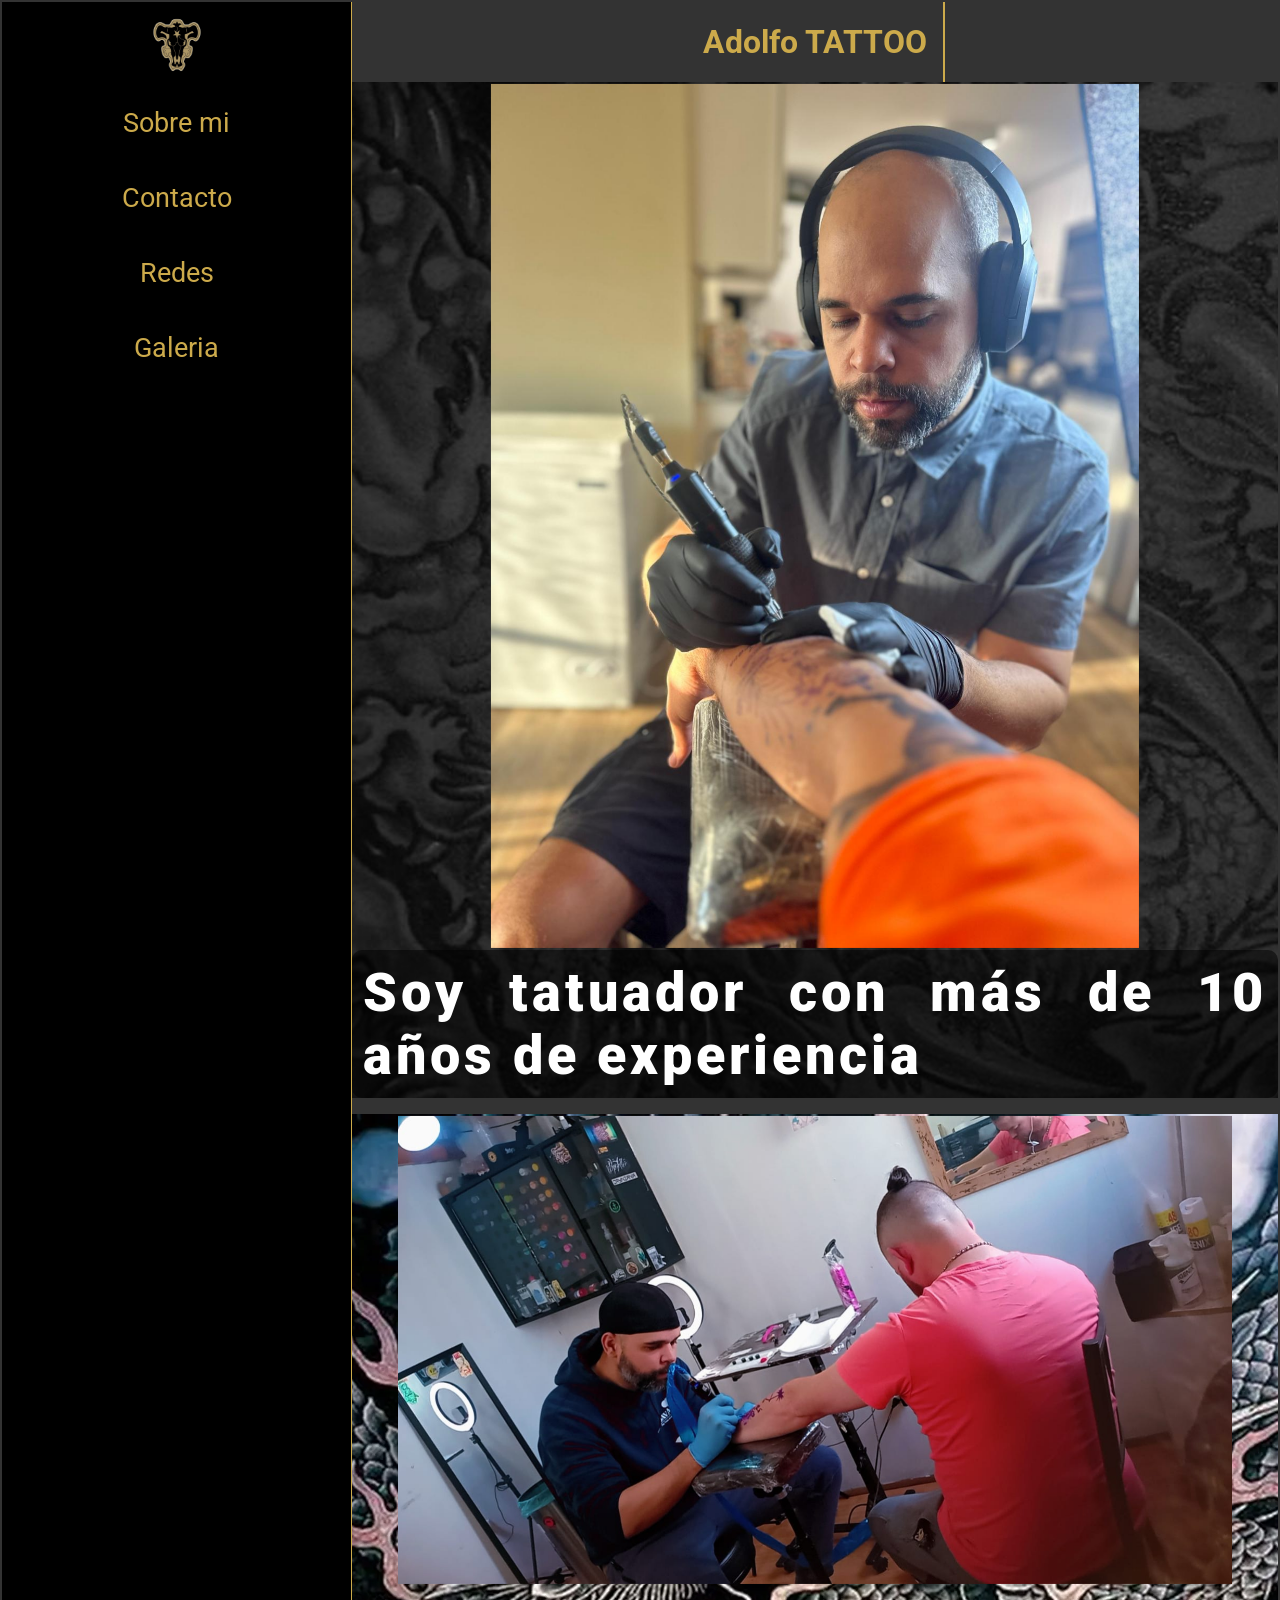
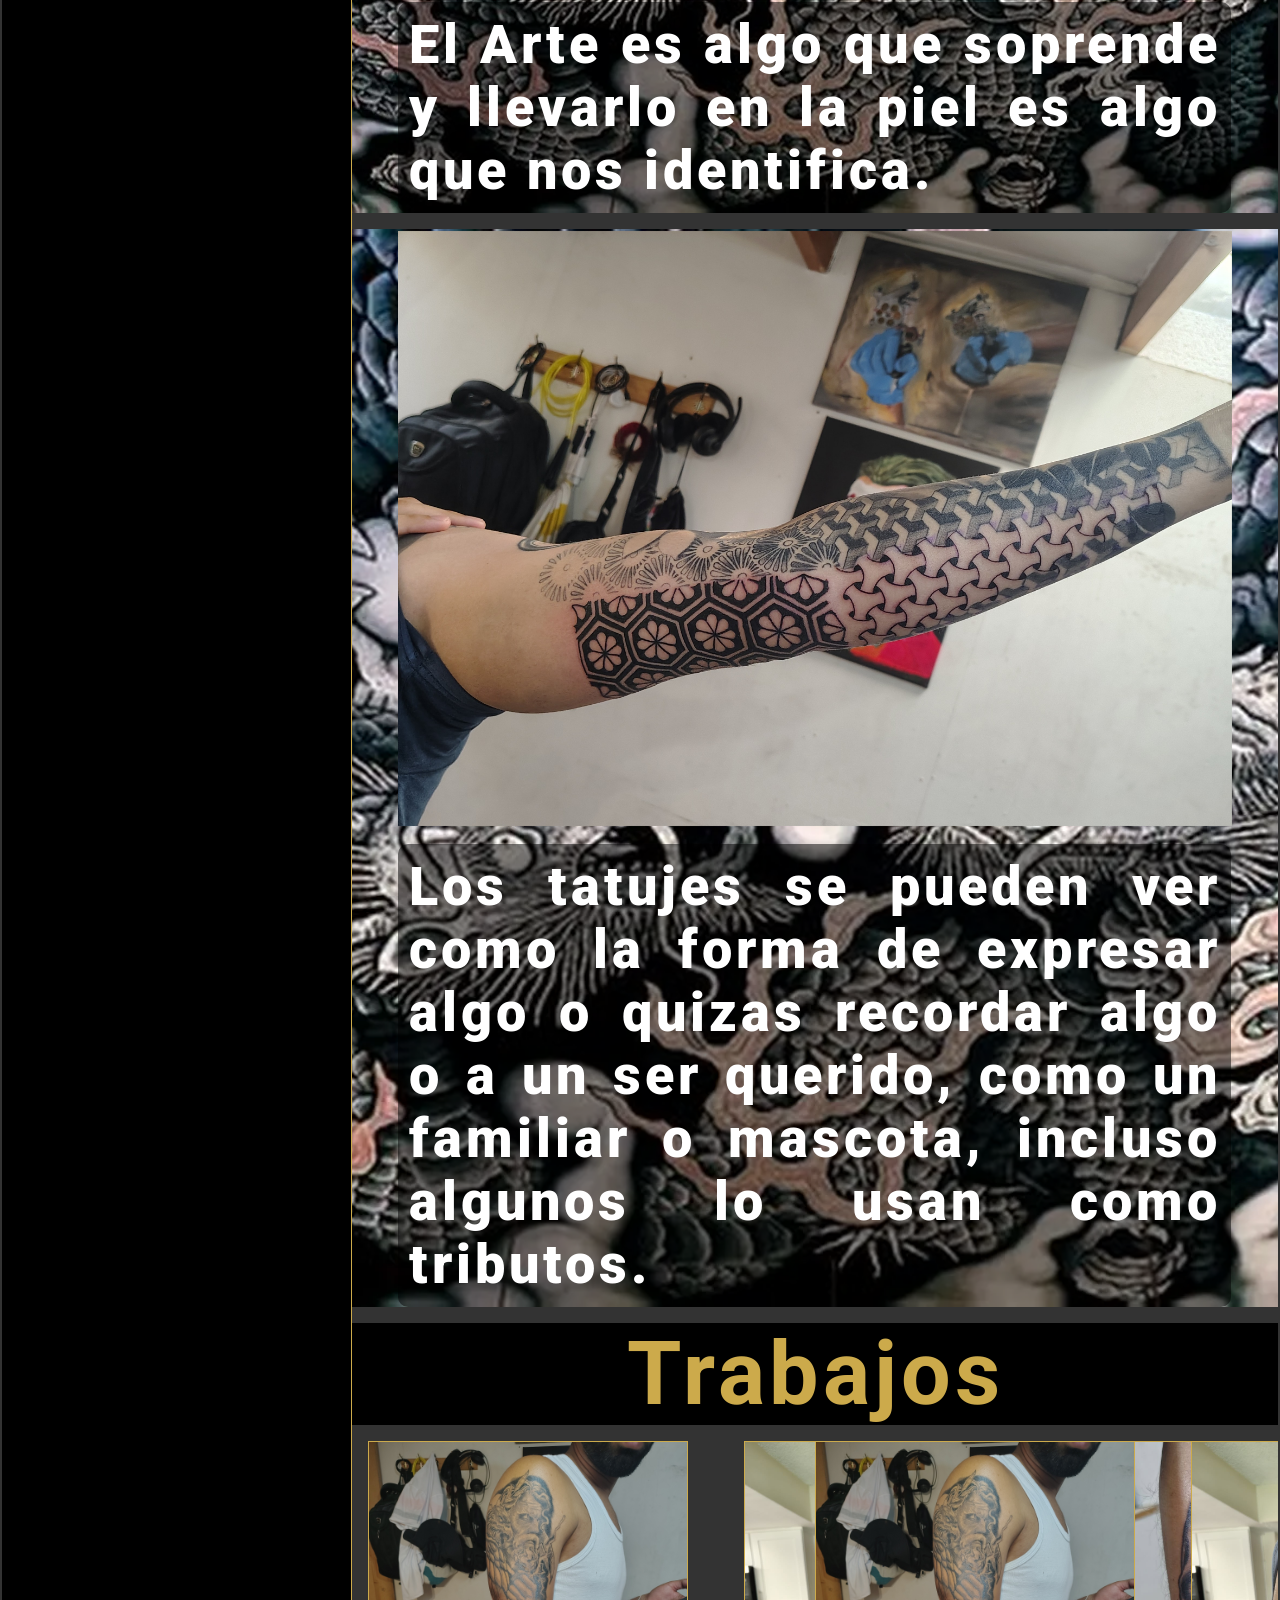
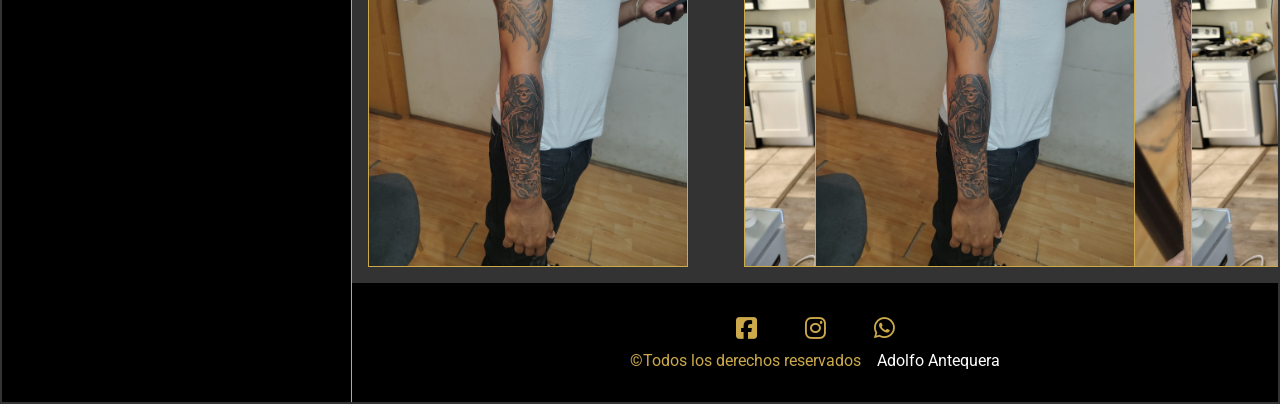
<file: index.html>
<!DOCTYPE html>
<html lang="es">
<head>
    <meta name="author" content="Adolfo Antequera">
    <meta name="description" content="Pagina de tatuajes">
    <meta charset="UTF-8">
    <meta name="viewport" content="width=device-width, initial-scale=1.0">
<!-- Font Awesome CDN -->
    <link rel="stylesheet" href="https://cdnjs.cloudflare.com/ajax/libs/font-awesome/6.5.1/css/all.min.css" integrity="sha512-DTOQO9RWCH3ppGqcWaEA1BIZOC6xxalwEsw9c2QQeAIftl+Vegovlnee1c9QX4TctnWMn13TZye+giMm8e2LwA==" crossorigin="anonymous" referrerpolicy="no-referrer" />

<!-- CSS -->
    <link rel="stylesheet" href="assets/css/style.css">
    <title>Adolfo Tattoo</title>
</head>
<body>
    <div class="container">

        <!-- Menu -->
            <menu class="menu">
                <nav class="me-nav-1">
                    <span class="me-nav-sp"><a href="index.html"></a></span>
                    <div class="menu-hamburguesa">
                        <input type="checkbox" name="" id="btn-menu">
                        <label for="btn-menu">
                            <i class="fa-solid fa-bars"></i>
                        </label>
                        <nav class="menu-desplegable">
                            <ul class="me-des-ul">
                                <a id="sobreMi-1" href="#"><li>Sobre mi</li></a>
                                <a id="contacto-me-des" href="#"><li>Contacto</li></a>
                                <a class="redes-me-des" href="#"><li>Redes</li></a>
                                <a href="galeria.html"><li>Galeria</li></a>
                            </ul>
                        </nav>
                    </div>
                    <div class="menu-lateral">
                        <nav class="me-la-nav">
                            <ul class="me-la-ul">
                                <a id="sobreMi-2" href="#"><li>Sobre mi</li></a>
                                <a id="contacto-me-la" href="#"><li>Contacto</li></a>
                                <a id="redes-me-la" href="#"><li>Redes</li></a>
                                <a href="galeria.html"><li>Galeria</li></a>
                            </ul>
                        </nav>
                    </div>
                </nav>
                <div id="modales">
                    <!-- Modales -->
                </div>
            </menu>
        <!-- Header -->
            <header class="header">
                <h1 class="head-h1" data-text="Adolfo TATTOO">Adolfo TATTOO</h1>
            </header>
<!-- Main -->
            <main class="main">
<!-- Seccion 0 -->
                <section class="seccion-0">
                    <div class="portada">
                        <img src="assets/img/portada-1.jpg" alt="Tatuando en Orlando">
                    </div>
                    <p class="animar-trigger">
                        Soy tatuador con más de 10 años de experiencia
                    </p>
                </section>
<!-- Seccion-1 -->
                <section class="seccion">
                    <div class="div-card">
                        <div class="card">
                            <img src="assets/img/portada-2.jpg" alt="Tatuando">
                        </div>
                        <p class="animar-trigger">El Arte es algo que soprende y llevarlo en la piel es algo que nos identifica.</p>
                    </div>
                </section>
<!-- Seccion 2 -->
                <section class="seccion">
                    <div class="div-card">
                        <div class="card">
                            <img src="assets/img/portada-3.jpg" alt="Tatuaje geometrico">
                        </div>
                        <p class="animar-trigger">Los tatujes se pueden ver como la forma de expresar algo o quizas recordar algo o a un ser querido, como un familiar o mascota, incluso algunos lo usan como tributos.</p>
                    </div>
                </section>
                <div class="trabajos" id="trabajos">
                    <h2>Trabajos</h2>
                </div>
            </main>
<!-- Carrusel -->
            
            <div class="carrusel" id="galeria">
                <div class="ca-div">
                    <div class="ca-div-img"><img src="assets/img/foto-1.jpg" alt="Tatuaje 1"></div>
                    <div class="ca-div-img"><img src="assets/img/foto-2.jpg" alt="Tatuaje 2"></div>
                    <div class="ca-div-img"><img src="assets/img/foto-3.png" alt="Tatuaje 3"></div>
                    <div class="ca-div-img"><img src="assets/img/foto-4.png" alt="Tatuaje 4"></div>
                    <div class="ca-div-img"><img src="assets/img/foto-5.jpg" alt="Tatuaje 5"></div>
                </div>
                <div aria-hidden class="ca-div">
                    <div class="ca-div-img"><img src="assets/img/foto-1.jpg" alt="Tatuaje 1"></div>
                    <div class="ca-div-img"><img src="assets/img/foto-2.jpg" alt="Tatuaje 2"></div>
                    <div class="ca-div-img"><img src="assets/img/foto-3.png" alt="Tatuaje 3"></div>
                    <div class="ca-div-img"><img src="assets/img/foto-4.png" alt="Tatuaje 4"></div>
                    <div class="ca-div-img"><img src="assets/img/foto-5.jpg" alt="Tatuaje 5"></div>
                </div>
            </div>
<!-- Footer -->
            <footer class="footer">
                <div class="redes-fu">
                    <a href="https://www.facebook.com/adolfo.antequera"><i class="fa-brands fa-square-facebook" targ        ></i></a>
                    <a href="https://www.instagram.com/adolfotattoo/" target="_blank"><i class="fa-brands fa-instagram"></i></a>
                    <a href="#"><i class="fa-brands fa-whatsapp"></i></a>
                </div>
                <div class="text-fu">
                    <p>&copy;Todos los derechos reservados</p>
                    <p>Adolfo Antequera</p>
                </div>
            </footer>     
    </div>


    <script src="index.js"></script>
</body>
</html>
</file>
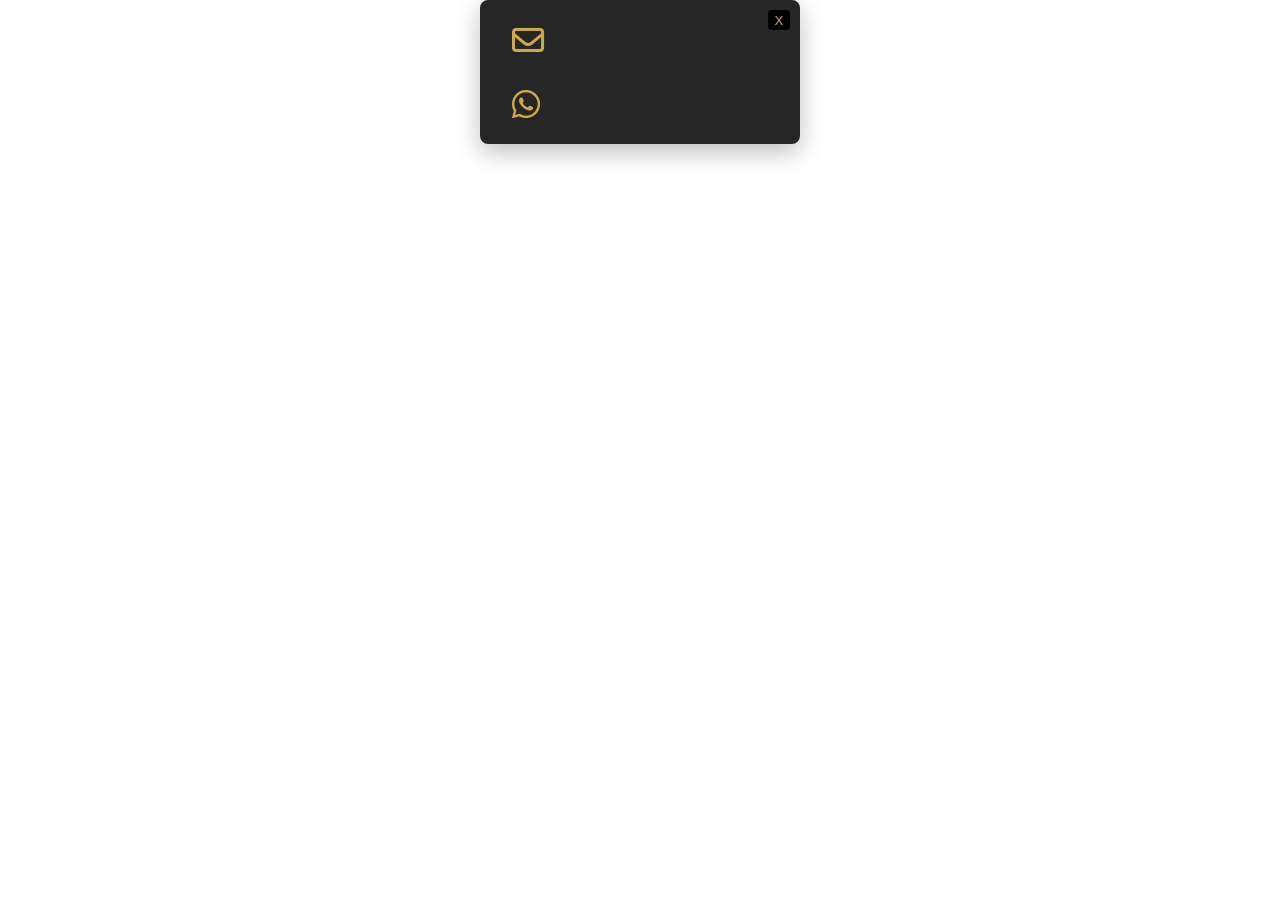
<file: contacto_modal.html>
<!DOCTYPE html>
<html lang="es">
<head>
    <meta name="author" content="Adolfo Antequera">
    <meta name="description" content="Pagina de tatuajes">
    <meta charset="UTF-8">
    <meta name="viewport" content="width=device-width, initial-scale=1.0">
<!-- Font Awesome CDN -->
    <link rel="stylesheet" href="https://cdnjs.cloudflare.com/ajax/libs/font-awesome/6.5.1/css/all.min.css" integrity="sha512-DTOQO9RWCH3ppGqcWaEA1BIZOC6xxalwEsw9c2QQeAIftl+Vegovlnee1c9QX4TctnWMn13TZye+giMm8e2LwA==" crossorigin="anonymous" referrerpolicy="no-referrer" />

<!-- CSS -->
    <link rel="stylesheet" href="assets/css/style.css">
    <title>Adolfo Tattoo</title>

    <style>
         #modalContacto {
        margin: auto;
        border: none;
        border-radius: 8px;
        padding: 1em;
        width: clamp(50%, 90%, 100%);
        height: 9em;
        color: var(--color-2);
        background-color: rgba(0, 0, 0, 0.85);
        backdrop-filter: blur(10px); /* difuminado interno */
        box-shadow: 0 8px 25px rgba(0, 0, 0, 0.25);
        display: flex;
        flex-direction: column;
        justify-content: center;
        align-items: flex-start;
        overflow-y: hidden;
        
    }
    /* Centrado automático del <dialog> */
    #modalContacto::backdrop {
        background: rgba(0, 0, 0, 0.4); /* oscurece */
        backdrop-filter: blur(5px); /* difumina el fondo */
    }
    #modalContacto i {
        font-size: 2em;
        padding: .5em;
    }
    #modalContacto button {
        position: absolute;
        top: 10px;
        right: 10px;
        color: var(--color-2);
        background-color: var(--color-3);
        padding: .2em .5em;
        border: none;
        border-radius: 4px;
    }
    .correo, .whatsapp {
        position: relative;
        display: flex;
        justify-content: center;
        align-items: center;
    }
    p {
        width: 250px;
        position: absolute;
        left: -10%;
        opacity: 0;
        transition: all .3s linear;
    }
    .correo:hover p {
        opacity: 1;
        transform: translateX(30%);
    }
    .whatsapp:hover p {
        opacity: 1;
        transform: translateX(30%);
    }

    @media (min-width: 992px) {         #modalContacto {
        width: clamp(10%, 25%, 100%);  
    }
    }

    </style>
</head>
<body>
    <dialog id="modalContacto">
        <div class="correo"> 
            <i class="fa-regular fa-envelope"></i>
            <p>adolfo.antequera.v@gmail.com</p>
        </div>
        <div class="whatsapp">
            <i class="fa-brands fa-whatsapp"></i>
            <p>+56973622918</p>
        </div>
        <form method="dialog">
            <button id="cerrarContacto">X</button>
        </form>
    </dialog>

    <script src="index.js"></script>
</body>
</html>
</file>
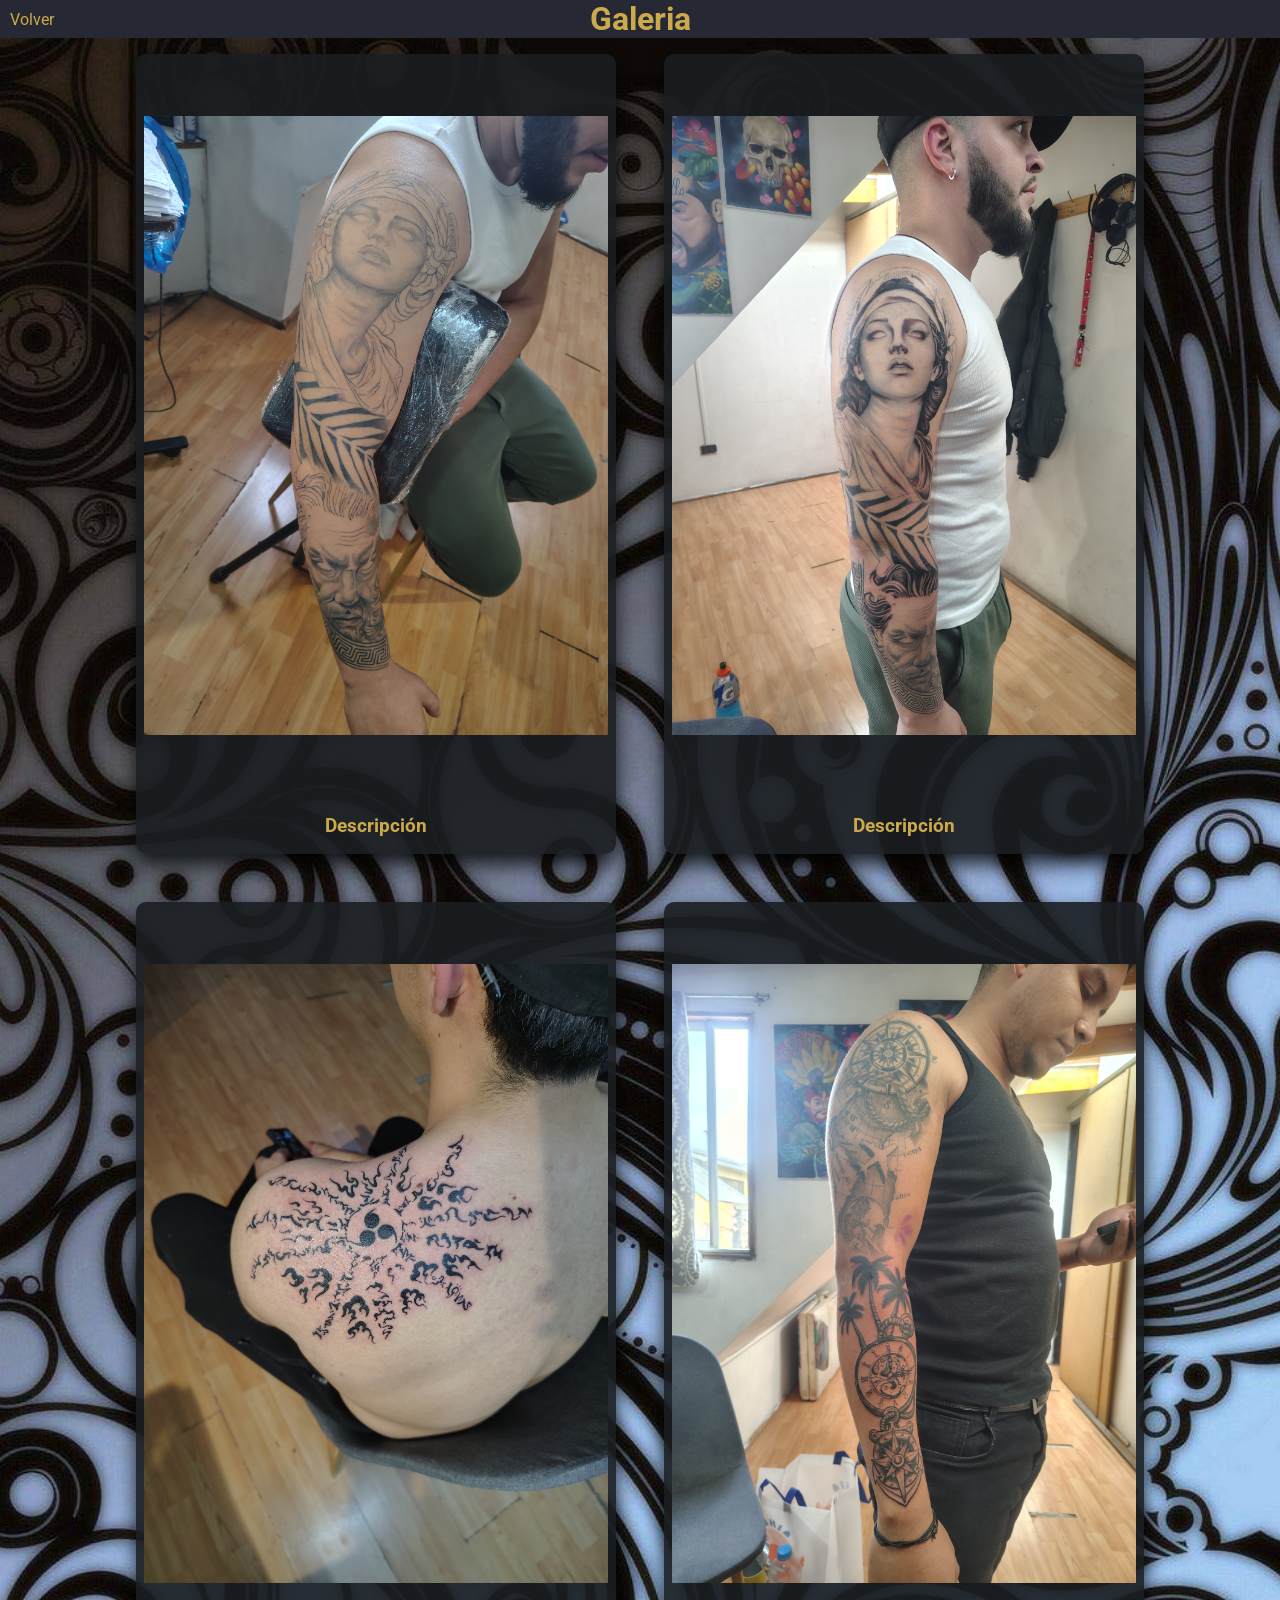
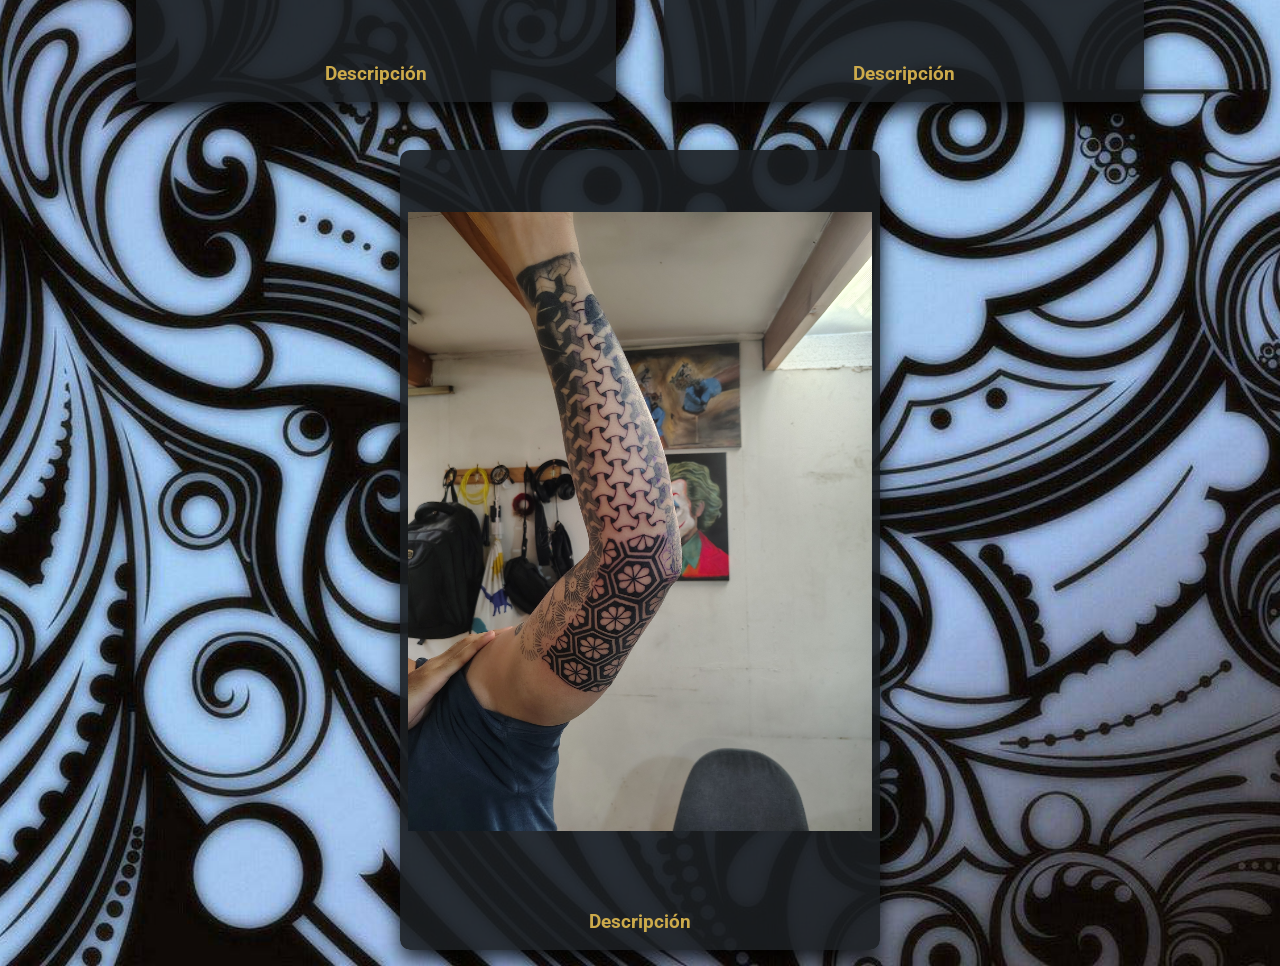
<file: galeria.html>
<!DOCTYPE html>
<html lang="es">
<head>
    <meta name="author" content="Adolfo Antequera">
    <meta name="description" content="Pagina de tatuajes">
    <meta charset="UTF-8">
    <meta name="viewport" content="width=device-width, initial-scale=1.0">
    <title>Adolfo Tattoo</title>
<!-- Font Awesome CDN -->
    <link rel="stylesheet" href="https://cdnjs.cloudflare.com/ajax/libs/font-awesome/6.5.1/css/all.min.css" integrity="sha512-DTOQO9RWCH3ppGqcWaEA1BIZOC6xxalwEsw9c2QQeAIftl+Vegovlnee1c9QX4TctnWMn13TZye+giMm8e2LwA==" crossorigin="anonymous" referrerpolicy="no-referrer" />

<!-- CSS -->
    <link rel="stylesheet" href="assets/css/style.css">

    <style>
        body {
            width: 100%;
            height: 100%;
        }
        header {
            width: 100%;
            height: auto;
            text-align: center;
            color: var(--color-2);
            background-color: var(--color-4);
            display: flex;
            flex-wrap: wrap;
            justify-content: center;
            align-items: center;
            position: sticky;
            top: 0;
            left: 0;
        }
        header a {
            position: absolute;
            top: 10px;
            left: 10px;
        }
        .galeria {
            width: 100%;
            height: 100%;
            display: flex;
            flex-wrap: wrap;
            justify-content: center;
            align-content: center;
            gap: 3em;
            padding: 1em;
            margin: auto;
            background-color: #333;
            background-image: url("assets/img/fondo-1.png");
            background-repeat: no-repeat;
            background-position: center;
            background-size: cover;
        }
        
        .g-card img {
            max-width: 100%;
            height: 100%;
            object-fit: contain;
            object-position: center center;
        }
        .g-card h3 {
            width: 100%;
            height: auto;
            text-align: center;
            padding: .5em;
            color: var(--color-2);
        }
    </style>
</head>
<body>
    <header>
        <a href="index.html">Volver</a>
        <h1>Galeria</h1>
    </header>
    <div class="galeria">
        <div class="g-card">
            <img src="assets/img/galeria-1.jpg" alt="Tatuaje romano">
            <h3>Descripción</h3>
        </div>
        <div class="g-card">
            <img src="assets/img/galeria-2.jpg" alt="Tatuaje romano segunda sesion">
            <h3>Descripción</h3>
        </div>
        <div class="g-card">
            <img src="assets/img/galeria-3.jpg" alt="Tatuaje espalda">
            <h3>Descripción</h3>
        </div>
        <div class="g-card">
            <img src="assets/img/galeria-4.jpg" alt="Tatuaje viajes">
            <h3>Descripción</h3>
        </div>
        <div class="g-card">
            <img src="assets/img/galeria-5.jpg" alt="Tatuaje geometrico">
            <h3>Descripción</h3>
        </div>
    </div>
    

    <script src="index.js"></script>
</body>
</html>
</file>
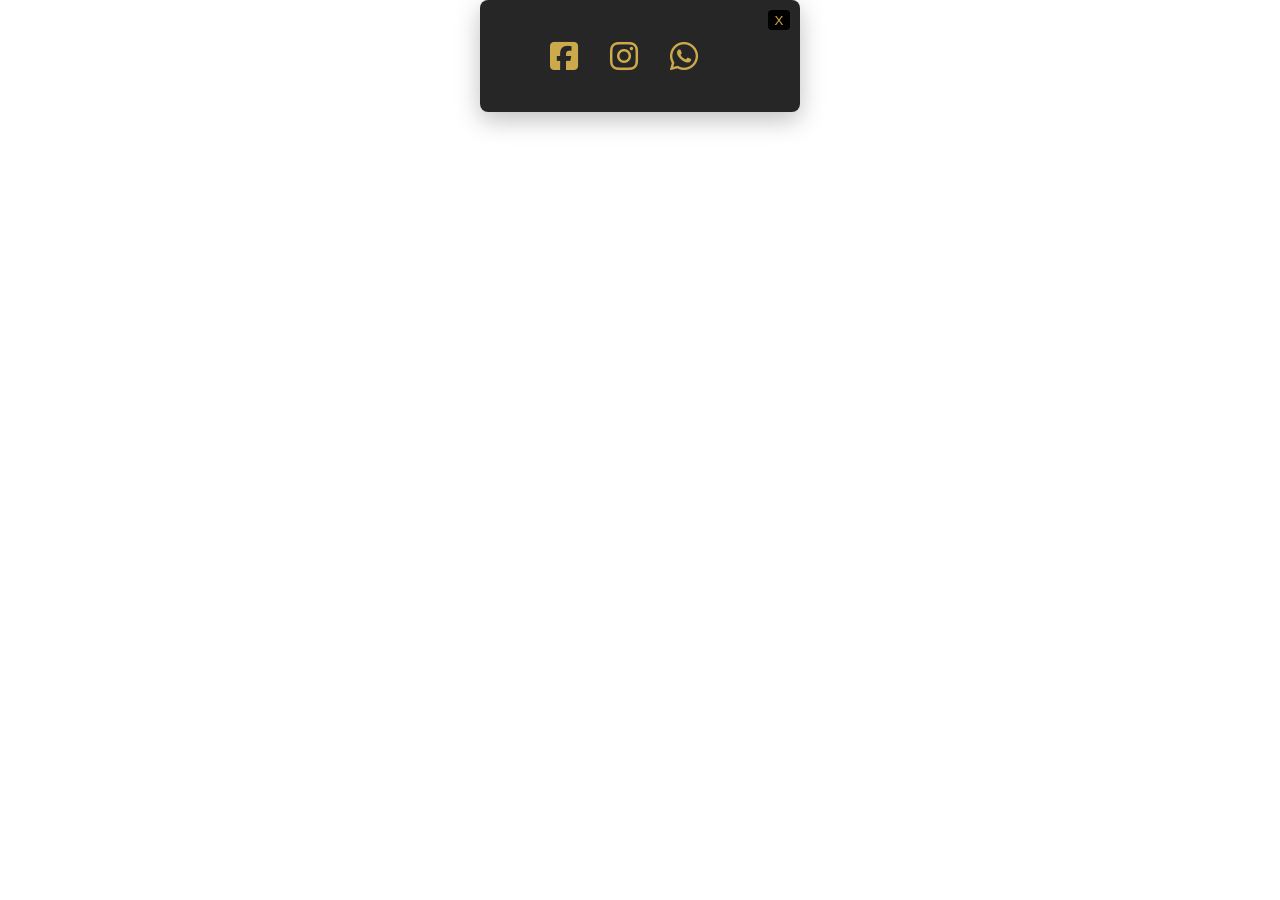
<file: modal_redes.html>
<!DOCTYPE html>
<html lang="es">
<head>
    <meta name="author" content="Adolfo Antequera">
    <meta name="description" content="Pagina de tatuajes">
    <meta charset="UTF-8">
    <meta name="viewport" content="width=device-width, initial-scale=1.0">
<!-- Font Awesome CDN -->
    <link rel="stylesheet" href="https://cdnjs.cloudflare.com/ajax/libs/font-awesome/6.5.1/css/all.min.css" integrity="sha512-DTOQO9RWCH3ppGqcWaEA1BIZOC6xxalwEsw9c2QQeAIftl+Vegovlnee1c9QX4TctnWMn13TZye+giMm8e2LwA==" crossorigin="anonymous" referrerpolicy="no-referrer" />

<!-- CSS -->
    <link rel="stylesheet" href="assets/css/style.css">
    <title>Adolfo Tattoo</title>

</head>

<style>
    #modalRedes {
        margin: auto;
        border: none;
        border-radius: 8px;
        padding: 1em;
        width: clamp(50%, 90%, 100%);
        height: 7em;
        color: var(--color-2);
        background-color: rgba(0, 0, 0, 0.85);
        backdrop-filter: blur(10px); /* difuminado interno */
        box-shadow: 0 8px 25px rgba(0, 0, 0, 0.25);
        display: flex;
        flex-wrap: wrap;
        justify-content: center;
        align-items: center;
        gap: 2em;
    }
    /* Centrado automático del <dialog> */
    #modalRedes::backdrop {
        background: rgba(0, 0, 0, 0.4); /* oscurece */
        backdrop-filter: blur(5px); /* difumina el fondo */
    }
    #modalRedes i {
        font-size: 2em;
    }
    #modalRedes button {
        position: absolute;
        top: 10px;
        right: 10px;
        color: var(--color-2);
        background-color: var(--color-3);
        padding: .2em .5em;
        border: none;
        border-radius: 4px;
    }

    @media (min-width: 992px) {
        #modalRedes {
        width: clamp(10%, 25%, 100%);
    }
    }
</style>
<body>
    <dialog id="modalRedes">
        <a href="https://www.facebook.com/adolfo.antequera" target="_blank"><i class="fa-brands fa-square-facebook"></i></a>
        <a href="https://www.instagram.com/adolfotattoo/" target="_blank"><i class="fa-brands fa-instagram"></i></a>
        <a href="#"><i class="fa-brands fa-whatsapp"></i></a>
        <form method="dialog">
            <button id="cerrarRedes">X</button>
        </form>
    </dialog>

    <script src="index.js"></script>
</body>
</html>
</file>
<file: assets/css/style.css>
/* Estilos del Index */
@import url(https://fonts.googleapis.com/css?family=Roboto:100,200,300,regular,500,600,700,800,900,100italic,200italic,300italic,italic,500italic,600italic,700italic,800italic,900italic);

:root {
    --color-1: #FFFFFF;
    --color-2: #CCAA4B;
    --color-3: #000000;
    --color-4: #262933;
    --color-5: #585858;
    --font: "Roboto";
    --transpa: rgba(0,0,0, .5);
}

*{padding: 0;margin: 0;box-sizing: border-box;}
li{list-style: none;}
a{text-decoration: none;color: inherit;}

/* html{background-color: aquamarine;} */

body {
    max-width: 100vw;
    height: 100%;
    font-family: var(--font);
}
.container {
    width: 100%;
    height: 100%;
    display: grid;
    grid-template-columns: 1fr;
    grid-template-rows: 4.5em 5em 1fr auto;
    grid-template-areas: "a" "b" "c" "d" "e";
    /* gap: 2em; */
    padding: 2px;
    background-color: #333;
}
/* ----- MENU ------------------------ */
.menu {
    grid-area: a;
    width: 100%;
    color: var(--color-2);
    background-color: var(--color-3);
    
}
.me-nav-1 {
    display: flex;
    justify-content: space-between;
    align-items: center;
    padding: .2em 1em;
}
.me-nav-sp {
    width: 4em;
    height: 4em;
    color: var(--color-2);
    background-image: url('../img/logo-1.png');
    background-position: center;
    background-size: contain;
    background-repeat: no-repeat;

}
.menu-hamburguesa input {
    display: none;
}
.menu-hamburguesa label {
    font-size: 2em;
}

/* ----- menu desplegable ---------------------------- */
.menu-desplegable {
    position: absolute;
    top: -200px;
    right: 2px;
    width: 10em;
    padding: .5em;
    background-color: rgba(0, 0, 0, .9);
    z-index: 2;
    border-radius: 4px;
}
li:hover {
    color: var(--color-3);
    background-color: #979797;
}
.me-des-ul li {
    font-size: 1.2em;
    padding: .2em;
    border-bottom: 1px solid var(--color-4);
}
.menu-hamburguesa input:checked ~ .menu-desplegable {
    display: block;
    top: 4em;
    right: 2px;
}

/* ----- menu lateral ---------------------------- */
.menu-lateral {
    display: none;
}
.me-la-ul {
    display: flex;
    flex-direction: column;
    /* gap: 4em; */
}
.me-la-ul li {
    font-size: 3vmin;
}

/* ----- HEADER ------------------------ */
.header {
    grid-area: b;
    position: relative;
   
}
.head-h1 {
    text-align: center;
    line-height: 2.5em;
    color: #333;
}
.head-h1::before {
    content: attr(data-text);
    position: absolute;
    top: 0;
    width: 0;
    text-align: left;
    white-space: nowrap;
    font-size: 1em;
    color: var(--color-2);
    overflow: hidden;
    border-right: 2px solid var(--color-2);
    animation: carga 3s linear infinite alternate forwards;

}
@keyframes carga {
    0% {
        width: 0%;
    }
    80%, 100% {
        width: 240px;
    }
}

/* ----- MAIN ------------------------ */
.main {
    width: 100%;
    height: auto;
    grid-area: c;
    display: flex;
    flex-direction: column;
    justify-content: center;
    align-items: center;
    gap: 1em;
   
}

/* ----- Seccion 0 ------------------------ */
.seccion-0 {
    width: 100%;
    height: auto;
    display: flex;
    flex-direction: column;
    align-items: center;
    justify-content: center; 
}
.portada {
    width: 100%;
    max-height: 100%;
    animation: foto-portada 1s ease forwards;
}
.portada img {
    width: 100%;
    height: 100%;
    object-fit: contain;
    object-position: center;
}

@keyframes foto-portada {
    from {
        opacity: 0;
        transform: translateY(-100px);
        /* scale: 0%; */
    }
    to {
        opacity: 1;
        transform: translateY(0px);
        /* scale: 100%; */
    }
}

.animar-trigger {
    opacity: 0;
    transform: scale(0.2);
    transition: opacity .3s ease;
}
.animar {
    text-align: justify;
    font-size: 6vmin; /* Importante */
    letter-spacing: 4px;
    font-weight: 900;
    padding: .2em;
    color: var(--color-1);
    background-color: rgba(0, 0, 0, 0.5);
    animation: texto-portada 1s ease forwards;
    opacity: 1;
    border-radius: 10px;
}

@keyframes texto-portada {
    from {
        transform: scale(0.2);
    }
    to {
        transform: scale(1);
    }
}



/* ----- Seccion 1 ------------------------ */
.seccion {
   width: 100%;
   height: auto;
   display: flex;
   flex-direction: column;
   justify-content: center;
   align-items: center;
}
.div-card {
    width: 100%;
    height: 100%;
    display: flex;
    flex-direction: column;
    justify-content: center;
    align-items: center;
    gap: 1em;
}
.card {
    width: clamp(50%, 100%, 100%);
    height: 100%;   
}
.card img {
    width: 100%;
    height: 100%;
    object-fit: contain;
    object-position: center;  
}
.div-card-p {
    color: var(--color-1);
    font-size: 6vmin;

}
.card-animacion {
    animation: foto-portada 1s ease forwards;
}
/* ----- TRABAJOS ------------------------ */
.trabajos {
    color: var(--color-2);
    width: 100%;
    text-align: center;
    font-size: 6.5vmin;
    background-color: var(--color-3);
    font-weight: 900;
    letter-spacing: 4px;
}

/* ----- CARRUSEL ------------------------ */
.carrusel {
    grid-area: d;
    display: flex;
    overflow-x: auto;
    padding: 1em;
}
.carrusel::-webkit-scrollbar {
    display: none;
}
.ca-div {
    display: flex;
    gap: 1em;
    padding-right: 1em;
    animation: carrusel 12s infinite linear;
}
.ca-div-img {
    flex: 0 0 12em;
    
    
}
.ca-div-img img {
    max-width: 100%;
    height: 100%;
    object-fit: cover;
    object-position: center;
    margin: auto;
}
@keyframes carrusel {
    0% {
        transform: translateX(0);
    }
    100% {
        transform: translateX(-100%);
    }
}

/* ----- FOOTER ------------------------ */
.footer {
    grid-area: e;
    width: 100%;
    height: auto;
    color: var(--color-2);
    background-color: var(--color-3);
    padding: 1em;
    position: relative;
    left: 0;
    display: flex;
    flex-direction: column;
    justify-content: center;
    align-items: center;
    gap: .5em;
}

.redes-fu {
    width: 100%;
    height: auto;
    font-size: 1.5em;
    display: flex;
    flex-wrap: wrap;
    justify-content: center;
    align-content: center;
    gap: 2em;
}
.redes-fu i {
    cursor: pointer;
}
.text-fu {
    width: 100%;
    height: auto;
    display: flex;
    flex-direction: column;
    justify-content: center;
    align-items: center;
    grid-area: .2em;
    color: var(--color-2);
}
.text-fu :nth-child(2) {
    color: var(--color-1);
}

/* ----- GALERIA ------------------------ */

.g-card {
    display: flex;
    flex-direction: column;
    justify-content: center;
    align-items: center;
    gap: 1em;
    width: 20em;
    height: 30em;
    background-color: rgba(26, 29, 33, 0.9);
    padding: .5em;
    border: none;
    border-radius: 10px;
    box-shadow: 0 10px 20px rgba(0, 0, 0, 0.8);
}

/* ----- Media Query ------------------------ */

/* ----- Escritorio ------------------------ */
@media screen and (min-width: 992px) {
    .container {
        grid-template-columns: 350px 1fr;
        grid-template-rows: auto 1fr auto auto;
        grid-template-areas:
        "a b"
        "a c"
        "a d"
        "a e";
    }
    
    /* ----- HEADER ------------------------ */
    .header {
        width: 100%;
    }

    @keyframes carga {
    0% {
        width: 0%;
    }
    80%, 100% {
        width: 240px;
    }
}
    
    /* ----- MENU ------------------------ */
    .menu {
        border-right: 1px solid var(--color-2);
    }
    .me-nav-1 {
        position: sticky;
        left: 0;
        top: 10px;
        flex-direction: column;
        gap: 1em;
    }
    .menu-hamburguesa {
        display: none;
    }
    .menu-lateral {
        width: 100%;
        display: block;
    }
    .me-la-ul {
        width: 100%;
        gap: 1em;
        text-align: center;
    }
    .me-la-ul a {
        width: 100%;
    }
    .me-la-ul li {
        width: 100%;
        padding: .5em;
    }
    
    /* ----- MAIN ------------------------ */


    /* ----- seccion 0 ------------------------ */
    .seccion-0 {
        height: auto;
        background-image: url('../img/fondo-2.png');
        background-repeat: no-repeat;
        background-position: center;
        background-size: cover;
        
    }
    .portada {
        width: clamp(30%, 70%, 100%);
    }
    .card {
        width: clamp(30%, 100%, 100%);
    }
    /* ----- seccion  ------------------------ */
    .seccion {
        width: 100%;
        background-image: url('../img/fondo-3.png');
        background-position: center;
        background-size: cover;
    }
    .div-card {
        width: 90%;
    }
    
    /* ----- CARRUSEL ------------------------ */
    .ca-div {
        gap: 3.5em;
        padding-right: 3.5em;
        animation: carrusel 20s infinite linear;
    }
    .ca-div-img {
        flex: 0 0 20em;
        display: flex;
        align-items: center;
        text-align: center;
        border: 1px solid var(--color-2);
    
    }
    @keyframes carrusel {
        0% {
            transform: translateX(0);
        }
        100% {
            transform: translateX(-100%);
        }
    }
    /* ----- FOOTER ------------------------ */
    .footer {
        padding: 2em;
    }
    .text-fu {
        flex-direction: row;
        flex-wrap: wrap;
        gap: 1em;
    }
    .text-fu :nth-child(2) {
        color: var(--color-1);
    }
    
    /* ----- GALERIA ------------------------ */

    .galeria {
        justify-content: center;
    }
    .g-card {
        width: 30em;
        height: 50em;
    }
}
</file>
